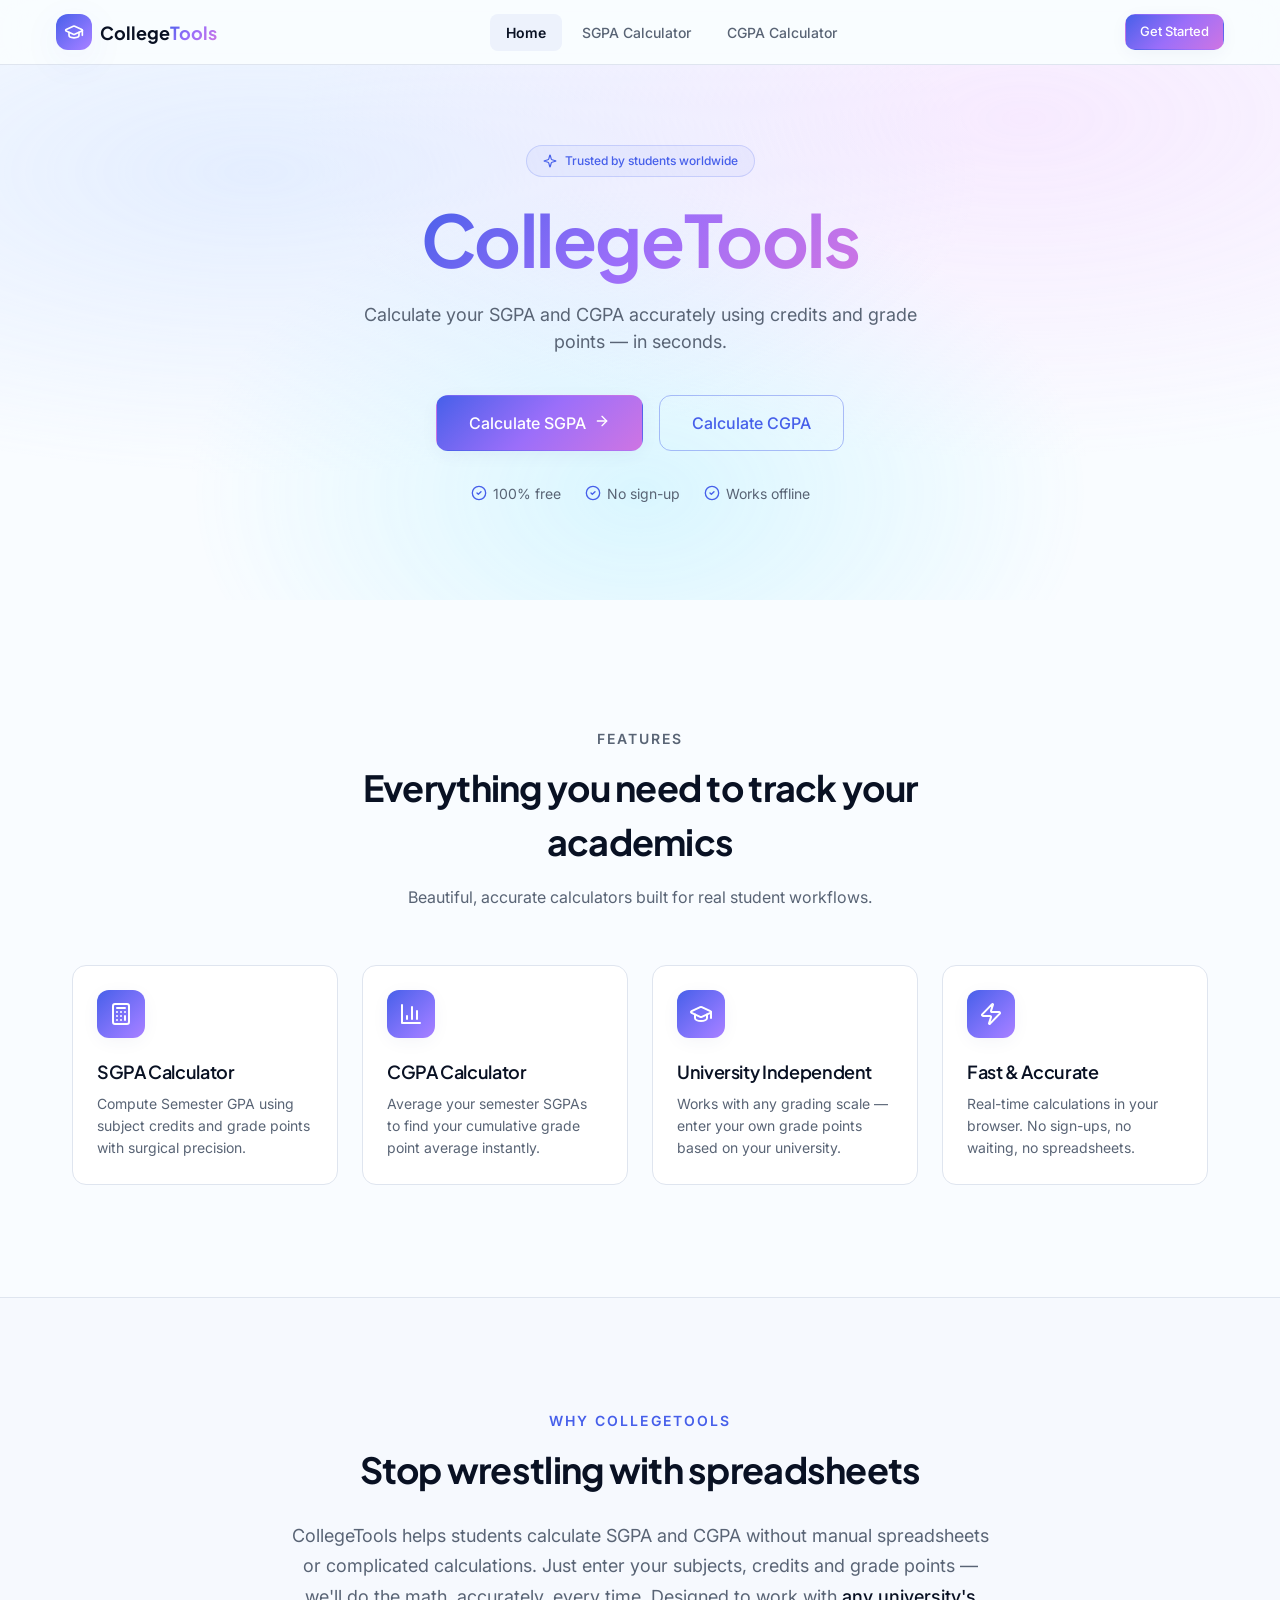
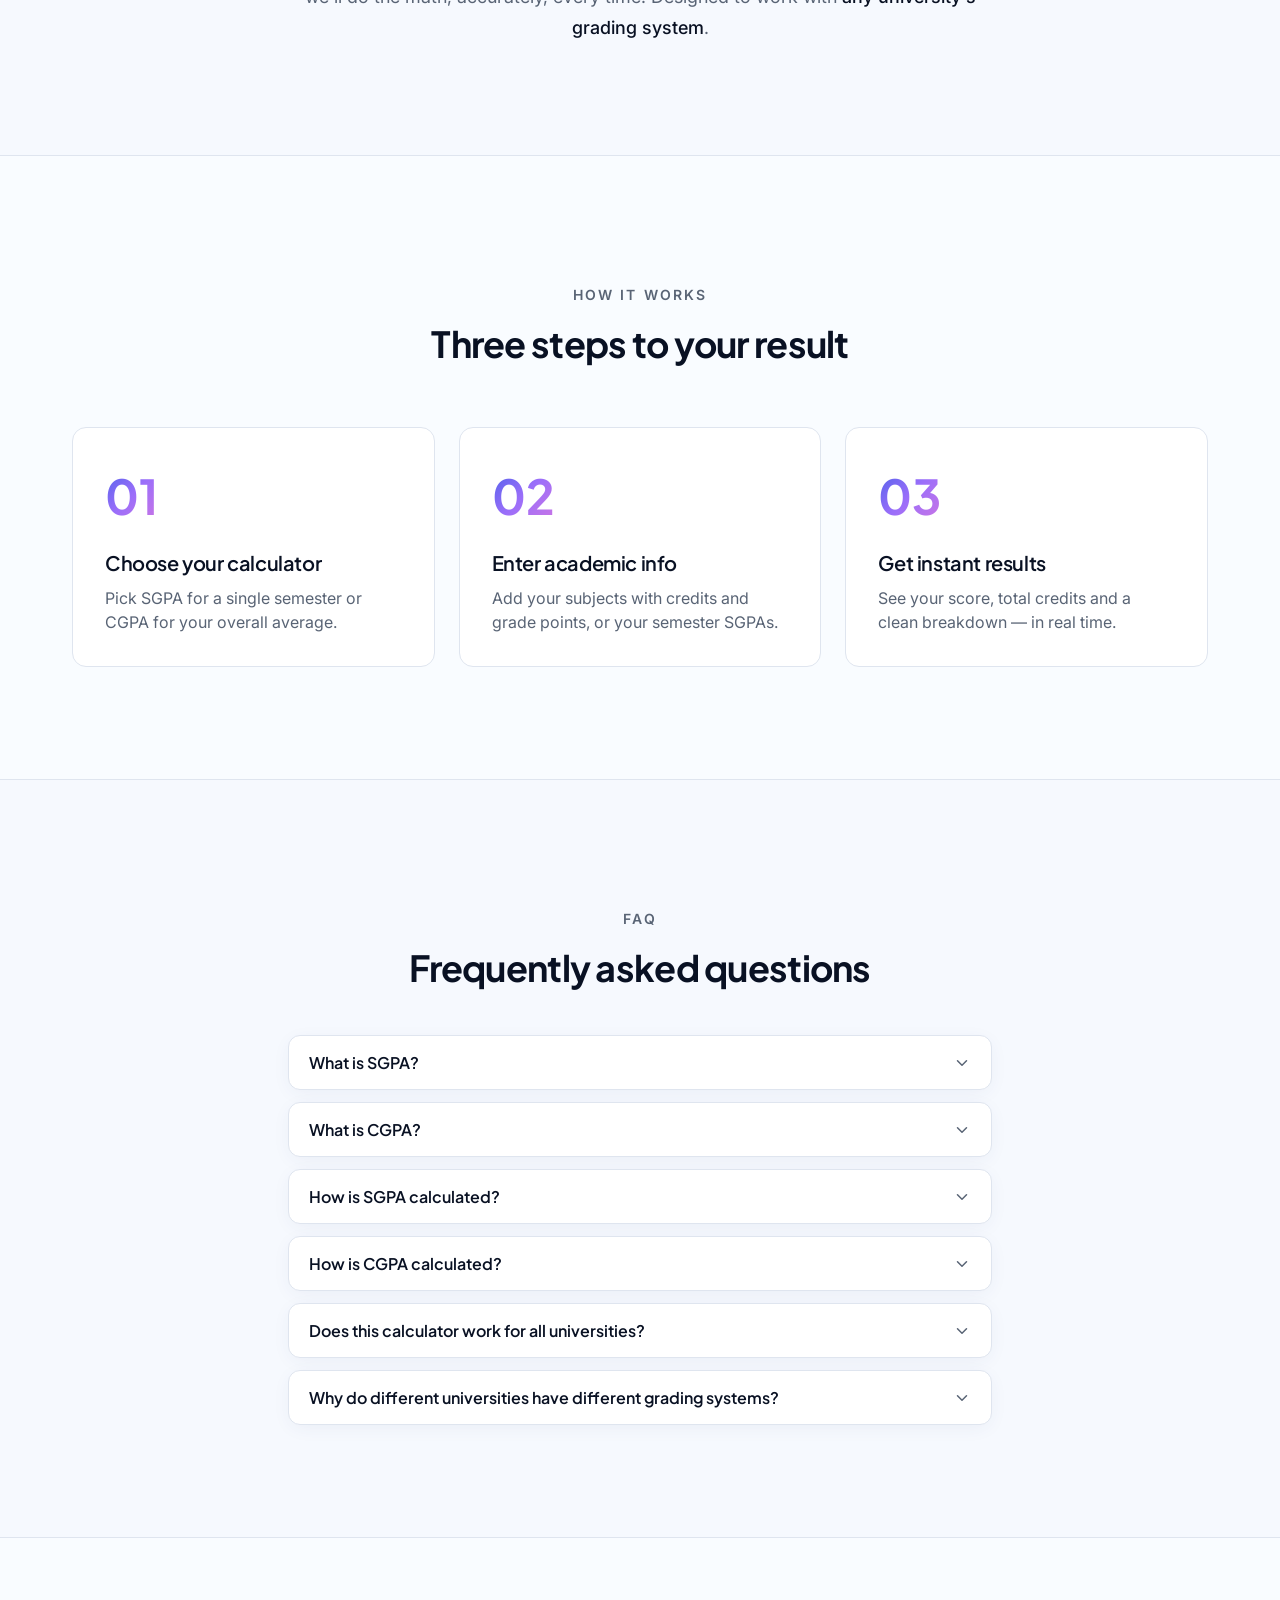
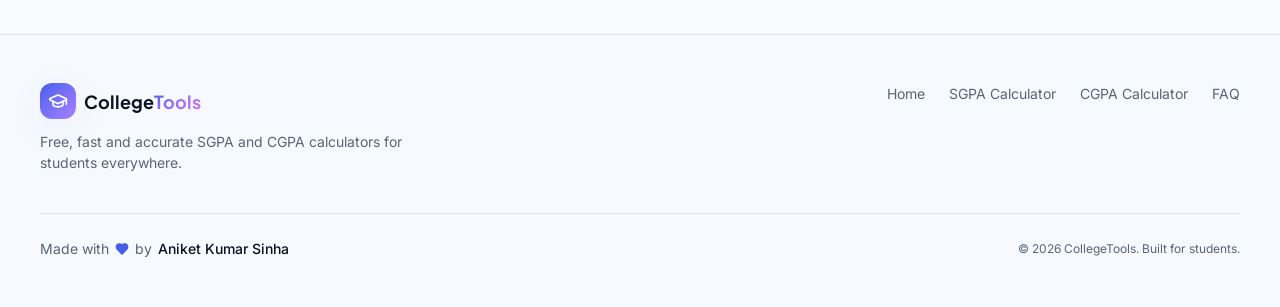
<file: index.html>
<!doctype html>
<html lang="en">

<head>
  <meta charset="utf-8" />
  <meta name="viewport" content="width=device-width,initial-scale=1" />
  <title>CollegeTools — SGPA & CGPA Calculator for Students</title>
  <meta name="description"
    content="Calculate your SGPA and CGPA accurately using credits and grade points in seconds." />
  <meta property="og:title" content="CollegeTools — SGPA & CGPA Calculator" />
  <meta property="og:description" content="Free, fast and accurate calculators for any university grading system." />
  <link rel="preconnect" href="https://fonts.googleapis.com">
  <link rel="preconnect" href="https://fonts.gstatic.com" crossorigin>
  <link
    href="https://fonts.googleapis.com/css2?family=Inter:wght@400;500;600;700&family=Plus+Jakarta+Sans:wght@500;600;700;800&display=swap"
    rel="stylesheet">
  <link rel="stylesheet" href="styles.css" />
</head>

<body>
  <div class="app">
    <div id="site-nav"></div>

    <!-- Hero -->
    <section class="hero">
      <div class="mesh"></div>
      <div class="container hero-inner text-center">
        <span class="pill" id="heroPill"></span>
        <h1 style="margin-top:1.5rem;"><span class="text-gradient">CollegeTools</span></h1>
        <p class="lead">Calculate your SGPA and CGPA accurately using credits and grade points — in seconds.</p>
        <div class="cta-row">
          <a href="sgpa-calculator.html" class="btn btn-hero btn-xl">Calculate SGPA <span id="ctaArrow"></span></a>
          <a href="cgpa-calculator.html" class="btn btn-outline-hero btn-xl">Calculate CGPA</a>
        </div>
        <div class="check-row" id="checkRow"></div>
      </div>
    </section>

    <!-- Features -->
    <section class="section">
      <div class="container">
        <div class="section-head">
          <p class="eyebrow">Features</p>
          <h2>Everything you need to track your academics</h2>
          <p>Beautiful, accurate calculators built for real student workflows.</p>
        </div>
        <div class="feature-grid" id="featureGrid"></div>
      </div>
    </section>

    <!-- Why -->
    <section class="section section-secondary">
      <div class="container container-sm text-center">
        <p class="eyebrow">Why CollegeTools</p>
        <h2 style="margin-top:0.75rem; font-size: clamp(1.75rem, 4vw, 2.25rem);">Stop wrestling with spreadsheets</h2>
        <p style="margin-top:1.5rem; font-size: 1.125rem; color: var(--muted-foreground); line-height: 1.7;">
          CollegeTools helps students calculate SGPA and CGPA without manual spreadsheets or complicated calculations.
          Just enter your subjects, credits and grade points — we'll do the math, accurately, every time.
          Designed to work with <span style="color: var(--foreground); font-weight: 500;">any university's grading
            system</span>.
        </p>
      </div>
    </section>

    <!-- How it works -->
    <section class="section">
      <div class="container">
        <div class="section-head">
          <p class="eyebrow">How it works</p>
          <h2>Three steps to your result</h2>
        </div>
        <div class="steps-grid" id="stepsGrid"></div>
      </div>
    </section>

    <!-- FAQ -->
    <section id="faq" class="section section-secondary" style="scroll-margin-top: 5rem;">
      <div class="container" style="max-width: 768px;">
        <div class="section-head">
          <p class="eyebrow">FAQ</p>
          <h2>Frequently asked questions</h2>
        </div>
        <div class="accordion" id="faqList"></div>
      </div>
    </section>

    <div class="flex-1"></div>
    <div id="site-footer"></div>
  </div>

  <script src="partials.js"></script>
  <script>
    mountLayout('index.html');

    document.getElementById('heroPill').innerHTML =
      `<span style="width:14px;height:14px;display:inline-flex;">${ICONS.sparkles}</span> Trusted by students worldwide`;
    document.getElementById('ctaArrow').innerHTML =
      `<span style="width:16px;height:16px;display:inline-flex;">${ICONS.arrowRight}</span>`;

    document.getElementById('checkRow').innerHTML = ['100% free', 'No sign-up', 'Works offline']
      .map(t => `<span><span style="width:16px;height:16px;display:inline-flex;">${ICONS.check}</span> ${t}</span>`).join('');

    const features = [
      { icon: 'calculator', title: 'SGPA Calculator', desc: 'Compute Semester GPA using subject credits and grade points with surgical precision.' },
      { icon: 'barChart3', title: 'CGPA Calculator', desc: 'Average your semester SGPAs to find your cumulative grade point average instantly.' },
      { icon: 'graduationCap', title: 'University Independent', desc: 'Works with any grading scale — enter your own grade points based on your university.' },
      { icon: 'zap', title: 'Fast & Accurate', desc: 'Real-time calculations in your browser. No sign-ups, no waiting, no spreadsheets.' },
    ];
    document.getElementById('featureGrid').innerHTML = features.map(f => `
      <div class="card feature-card">
        <div class="feature-icon"><span style="width:24px;height:24px;display:inline-flex;">${ICONS[f.icon]}</span></div>
        <h3>${f.title}</h3>
        <p>${f.desc}</p>
      </div>
    `).join('');

    const steps = [
      { n: '01', t: 'Choose your calculator', d: 'Pick SGPA for a single semester or CGPA for your overall average.' },
      { n: '02', t: 'Enter academic info', d: 'Add your subjects with credits and grade points, or your semester SGPAs.' },
      { n: '03', t: 'Get instant results', d: 'See your score, total credits and a clean breakdown — in real time.' },
    ];
    document.getElementById('stepsGrid').innerHTML = steps.map((s, i) => `
      <div style="position:relative;">
        <div class="card step-card">
          <span class="step-num text-gradient">${s.n}</span>
          <h3>${s.t}</h3>
          <p>${s.d}</p>
        </div>
      </div>
    `).join('');

    const faqs = [
      { q: 'What is SGPA?', a: 'SGPA (Semester Grade Point Average) measures your academic performance in a single semester. It is calculated using the credits and grade points of all subjects you took that semester.' },
      { q: 'What is CGPA?', a: 'CGPA (Cumulative Grade Point Average) is the overall average of your SGPAs across all completed semesters. It represents your total academic performance throughout your course.' },
      { q: 'How is SGPA calculated?', a: "SGPA = (Sum of Credit × Grade Point for each subject) ÷ (Sum of all Subject Credits). Each subject's credit point is its credit multiplied by its grade point." },
      { q: 'How is CGPA calculated?', a: 'On this site, CGPA is computed as the simple average of all your semester SGPAs: (SGPA1 + SGPA2 + ... + SGPAn) ÷ n.' },
      { q: 'Does this calculator work for all universities?', a: "Yes. We don't lock you to one grading scale — you enter your grade points directly, so it works with any institution's grading policy." },
      { q: 'Why do different universities have different grading systems?', a: "Universities set their own academic policies, mark-to-grade mappings and credit weights. That's why two students with the same marks can end up with different grade points at different institutions." },
    ];
    document.getElementById('faqList').innerHTML = faqs.map((f, i) => `
      <div class="acc-item" data-i="${i}">
        <button class="acc-trigger" type="button">
          <span>${f.q}</span>
          <span style="width:18px;height:18px;display:inline-flex;">${ICONS.chevron}</span>
        </button>
        <div class="acc-panel">${f.a}</div>
      </div>
    `).join('');
    document.querySelectorAll('.acc-item').forEach(item => {
      item.querySelector('.acc-trigger').addEventListener('click', () => {
        const wasOpen = item.classList.contains('open');
        document.querySelectorAll('.acc-item').forEach(x => x.classList.remove('open'));
        if (!wasOpen) item.classList.add('open');
      });
    });
  </script>
</body>

</html>
</file>
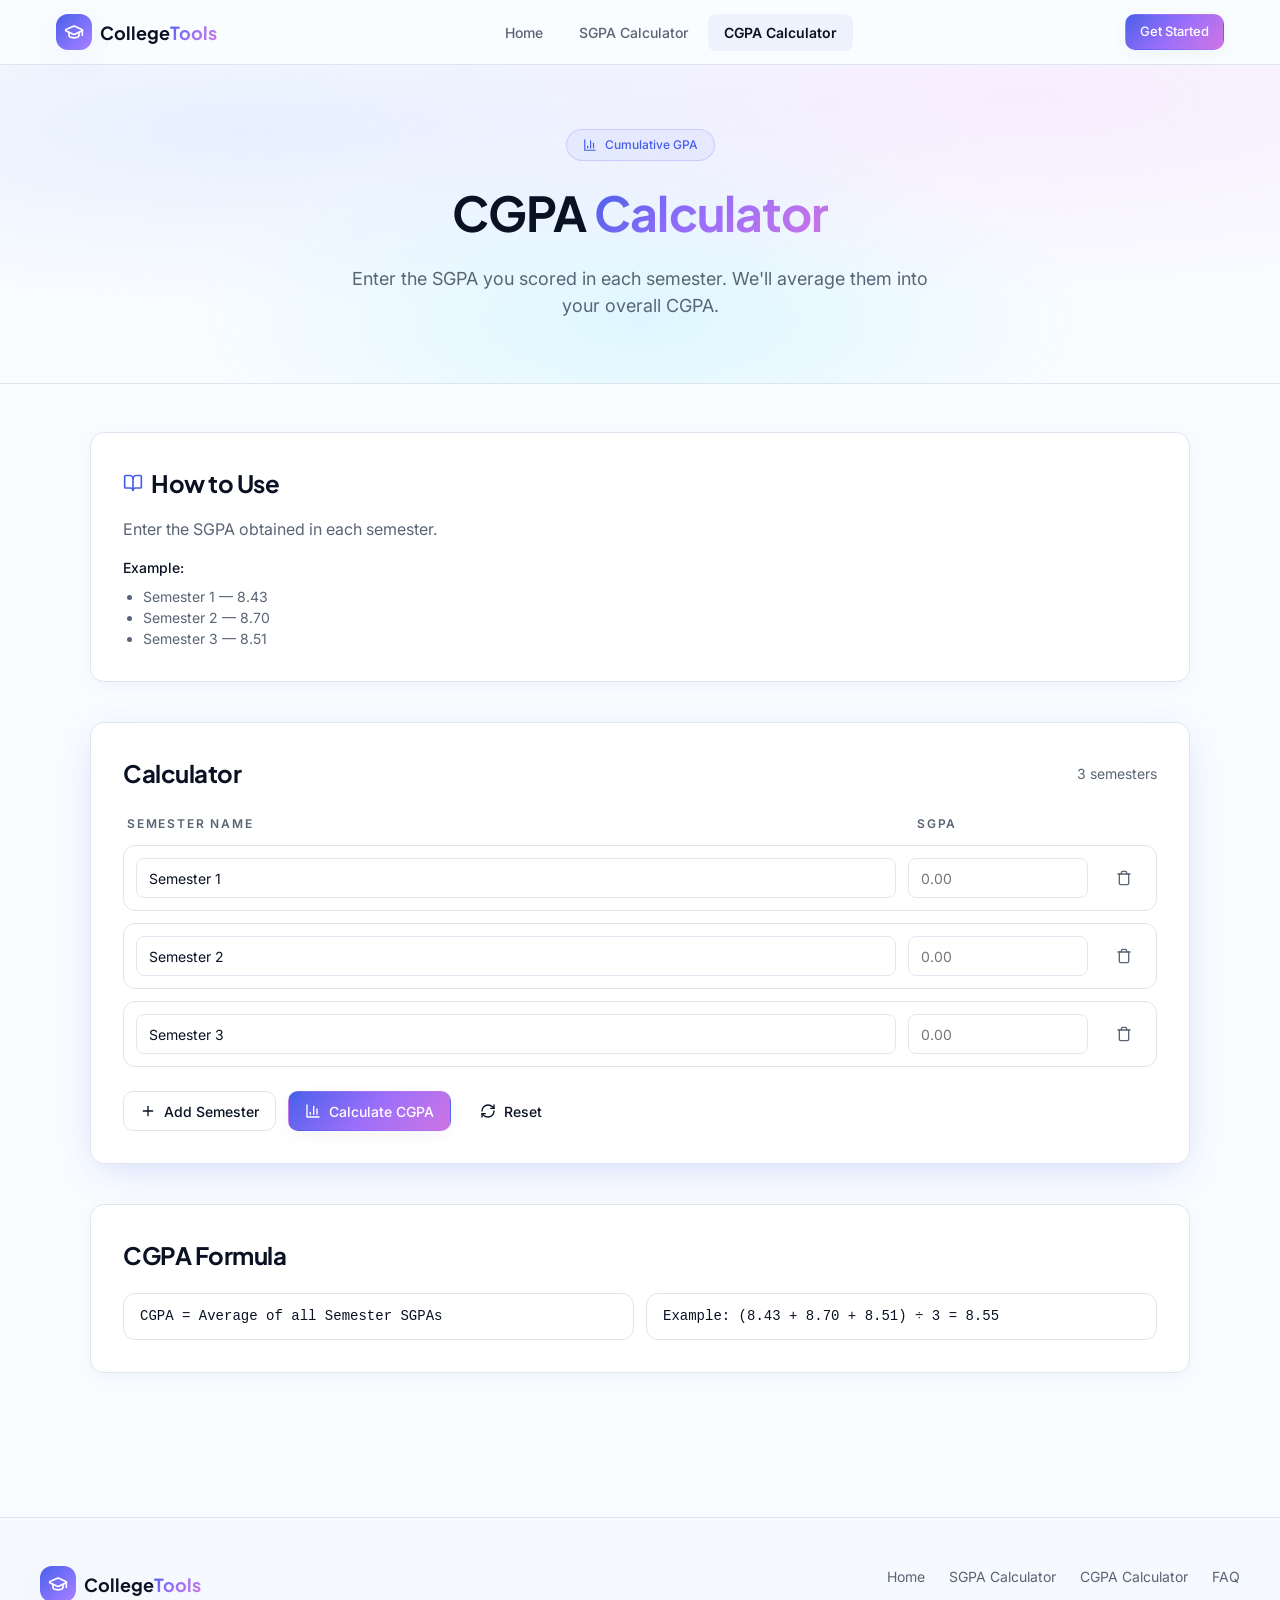
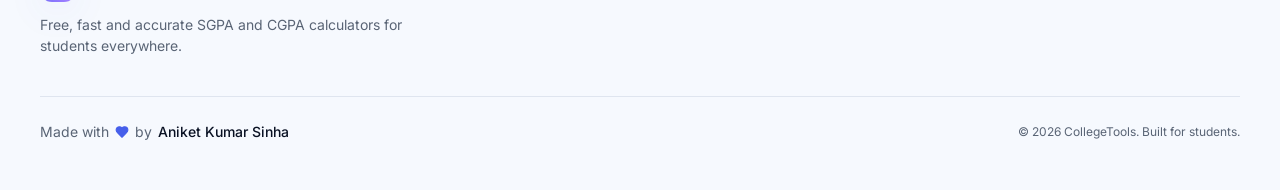
<file: cgpa-calculator.html>
<!doctype html>
<html lang="en">

<head>
  <meta charset="utf-8" />
  <meta name="viewport" content="width=device-width,initial-scale=1" />
  <title>CGPA Calculator — CollegeTools</title>
  <meta name="description"
    content="Calculate your Cumulative Grade Point Average (CGPA) from your semester SGPAs in seconds." />
  <link rel="preconnect" href="https://fonts.googleapis.com">
  <link rel="preconnect" href="https://fonts.gstatic.com" crossorigin>
  <link
    href="https://fonts.googleapis.com/css2?family=Inter:wght@400;500;600;700&family=Plus+Jakarta+Sans:wght@500;600;700;800&display=swap"
    rel="stylesheet">
  <link rel="stylesheet" href="styles.css" />
</head>

<body>
  <div class="app">
    <div id="site-nav"></div>

    <section class="subhero">
      <div class="mesh"></div>
      <div class="container subhero-inner">
        <span class="pill" id="pagePill"></span>
        <h1 style="margin-top: 1rem;">CGPA <span class="text-gradient">Calculator</span></h1>
        <p>Enter the SGPA you scored in each semester. We'll average them into your overall CGPA.</p>
      </div>
    </section>

    <main class="container container-lg main space-y">
      <!-- How to use -->
      <div class="card how shadow-soft">
        <h2><span id="howIcon"></span> How to Use</h2>
        <p class="mt-4 muted">Enter the SGPA obtained in each semester.</p>
        <p class="mt-4 text-sm font-medium">Example:</p>
        <ul class="mt-2 text-sm muted">
          <li>Semester 1 — 8.43</li>
          <li>Semester 2 — 8.70</li>
          <li>Semester 3 — 8.51</li>
        </ul>
      </div>

      <!-- Calculator -->
      <div class="card shadow-elegant">
        <div class="calc-head">
          <h2>Calculator</h2>
          <p class="calc-meta" id="calcMeta">3 semesters</p>
        </div>
        <div class="row-header cgpa-cols">
          <span>Semester Name</span>
          <span>SGPA</span>
          <span></span>
        </div>
        <div class="rows-wrap" id="rows"></div>
        <div class="calc-actions">
          <button class="btn btn-outline" id="addBtn"></button>
          <button class="btn btn-hero" id="calcBtn"></button>
          <button class="btn btn-ghost" id="resetBtn"></button>
        </div>
      </div>

      <!-- Formula -->
      <div class="card formula bg-gradient-card shadow-soft">
        <h2>CGPA Formula</h2>
        <div class="grid">
          <div class="item">CGPA = Average of all Semester SGPAs</div>
          <div class="item">Example: (8.43 + 8.70 + 8.51) ÷ 3 = 8.55</div>
        </div>
      </div>

      <!-- Result -->
      <div class="card result-card shadow-elegant" id="resultCard" style="display:none;">
        <div class="mesh"></div>
        <div class="result-grid cgpa">
          <div class="score" id="scoreWrap"></div>
          <div>
            <p class="eyebrow-sm">Your Result</p>
            <h3>CGPA = <span class="text-gradient" id="cgpaVal">0.00</span> / 10</h3>
            <p class="muted mt-2" id="basedOn">Based on 0 semesters.</p>
            <div class="stats" id="stats"></div>
          </div>
        </div>
      </div>
    </main>

    <div id="site-footer"></div>
  </div>

  <script src="partials.js"></script>
  <script>
    mountLayout('cgpa-calculator.html');

    document.getElementById('pagePill').innerHTML =
      `<span style="width:14px;height:14px;display:inline-flex;">${ICONS.barChart3}</span> Cumulative GPA`;
    document.getElementById('howIcon').innerHTML = `<span style="width:20px;height:20px;display:inline-flex;color:var(--primary);">${ICONS.bookOpen}</span>`;
    document.getElementById('addBtn').innerHTML = `<span style="width:16px;height:16px;display:inline-flex;">${ICONS.plus}</span> Add Semester`;
    document.getElementById('calcBtn').innerHTML = `<span style="width:16px;height:16px;display:inline-flex;">${ICONS.barChart3}</span> Calculate CGPA`;
    document.getElementById('resetBtn').innerHTML = `<span style="width:16px;height:16px;display:inline-flex;">${ICONS.refresh}</span> Reset`;

    let sems = [newSem(1), newSem(2), newSem(3)];
    let showResult = false;
    function newSem(i) { return { id: uid(), name: `Semester ${i}`, sgpa: '' }; }
    function escapeAttr(s) { return String(s).replace(/"/g, '&quot;'); }

    function render() {
      const wrap = document.getElementById('rows');
      wrap.innerHTML = sems.map(s => `
        <div class="row cgpa-cols" data-id="${s.id}">
          <div><label class="label field-label">Semester Name</label>
            <input class="input" data-k="name" value="${escapeAttr(s.name)}" placeholder="Semester"/></div>
          <div><label class="label field-label">SGPA (0–10)</label>
            <input class="input" data-k="sgpa" type="number" inputmode="decimal" min="0" max="10" step="0.01" value="${escapeAttr(s.sgpa)}" placeholder="0.00"/></div>
          <button class="btn btn-ghost btn-icon remove-btn" aria-label="Remove" ${sems.length <= 1 ? 'disabled' : ''}>
            <span style="width:16px;height:16px;display:inline-flex;">${ICONS.trash}</span>
          </button>
        </div>
      `).join('');
      document.getElementById('calcMeta').textContent = `${sems.length} semester${sems.length !== 1 ? 's' : ''}`;
      wrap.querySelectorAll('.row').forEach(row => {
        const id = row.dataset.id;
        row.querySelectorAll('input').forEach(inp => {
          inp.addEventListener('input', e => {
            const s = sems.find(x => x.id === id);
            s[inp.dataset.k] = e.target.value;
            if (showResult) compute();
          });
        });
        row.querySelector('.remove-btn').addEventListener('click', () => {
          if (sems.length <= 1) return;
          sems = sems.filter(x => x.id !== id);
          render();
          if (showResult) compute();
        });
      });
    }

    function compute() {
      let total = 0, count = 0;
      for (const s of sems) {
        const v = parseFloat(s.sgpa);
        if (!isNaN(v) && v >= 0 && v <= 10) { total += v; count++; }
      }
      const cgpa = count > 0 ? total / count : 0;
      showResult = true;
      document.getElementById('resultCard').style.display = 'block';
      if (!document.getElementById('scoreCirc')) {
        document.getElementById('scoreWrap').innerHTML = circularScoreHTML('scoreCirc');
      }
      setCircularScore('scoreCirc', cgpa, 'CGPA');
      document.getElementById('cgpaVal').textContent = cgpa.toFixed(2);
      document.getElementById('basedOn').textContent = `Based on ${count} semester${count !== 1 ? 's' : ''}.`;
      document.getElementById('stats').innerHTML = [
        ['Semesters', count],
        ['Average CGPA', cgpa.toFixed(2)],
      ].map(([l, v]) => `<div class="stat"><p class="l">${l}</p><p class="v">${v}</p></div>`).join('');
    }

    document.getElementById('addBtn').addEventListener('click', () => { sems.push(newSem(sems.length + 1)); render(); });
    document.getElementById('calcBtn').addEventListener('click', compute);
    document.getElementById('resetBtn').addEventListener('click', () => {
      sems = [newSem(1), newSem(2), newSem(3)];
      showResult = false;
      document.getElementById('resultCard').style.display = 'none';
      render();
    });

    render();
  </script>
</body>

</html>
</file>
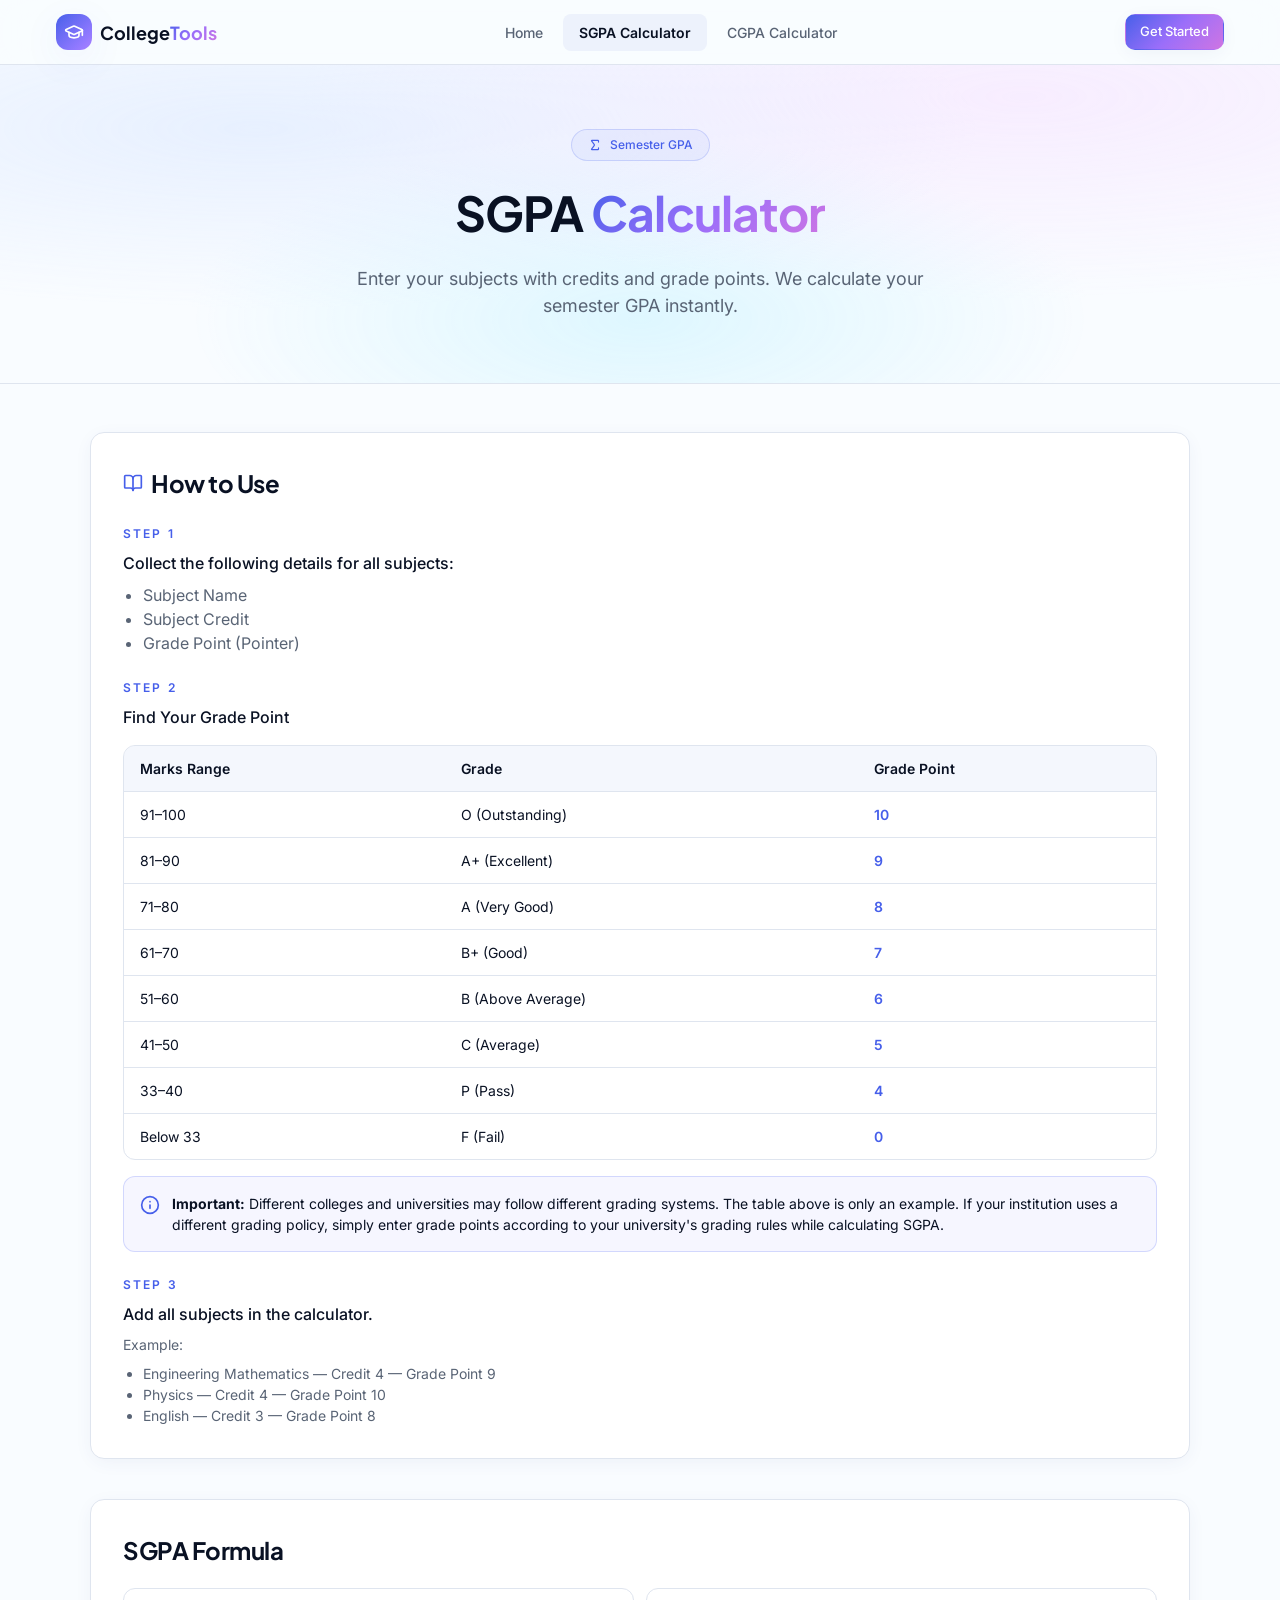
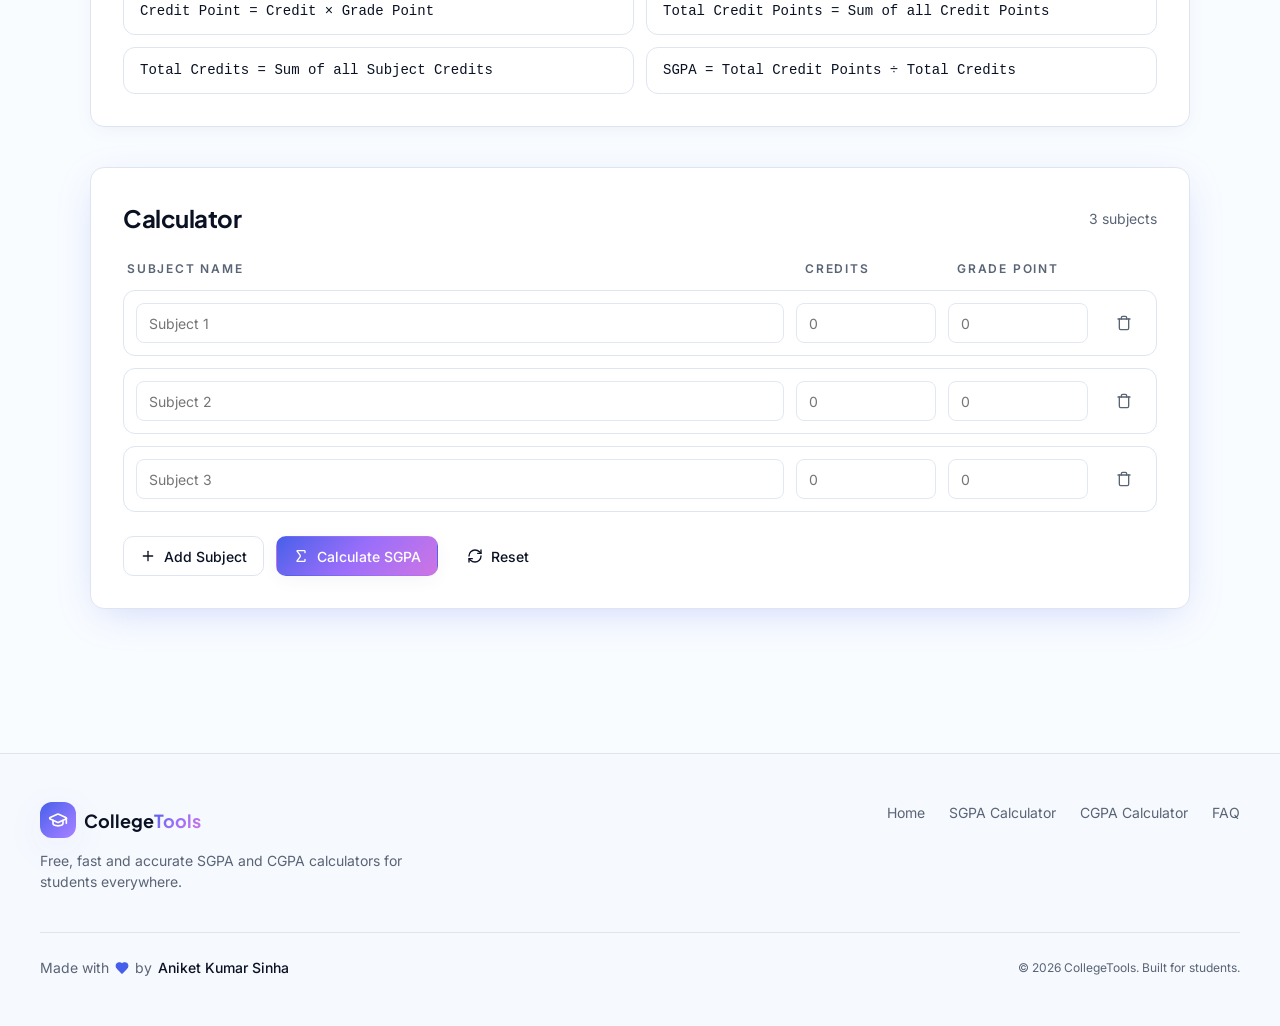
<file: sgpa-calculator.html>
<!doctype html>
<html lang="en">

<head>
  <meta charset="utf-8" />
  <meta name="viewport" content="width=device-width,initial-scale=1" />
  <title>SGPA Calculator — CollegeTools</title>
  <meta name="description"
    content="Calculate your Semester Grade Point Average (SGPA) using credits and grade points. Works with any university." />
  <link rel="preconnect" href="https://fonts.googleapis.com">
  <link rel="preconnect" href="https://fonts.gstatic.com" crossorigin>
  <link
    href="https://fonts.googleapis.com/css2?family=Inter:wght@400;500;600;700&family=Plus+Jakarta+Sans:wght@500;600;700;800&display=swap"
    rel="stylesheet">
  <link rel="stylesheet" href="styles.css" />
</head>

<body>
  <div class="app">
    <div id="site-nav"></div>

    <section class="subhero">
      <div class="mesh"></div>
      <div class="container subhero-inner">
        <span class="pill" id="pagePill"></span>
        <h1 style="margin-top: 1rem;">SGPA <span class="text-gradient">Calculator</span></h1>
        <p>Enter your subjects with credits and grade points. We calculate your semester GPA instantly.</p>
      </div>
    </section>

    <main class="container container-lg main space-y">
      <!-- How to use -->
      <div class="card how shadow-soft">
        <h2><span id="howIcon"></span> How to Use</h2>
        <div class="steps">
          <div>
            <p class="eyebrow-sm">Step 1</p>
            <p class="mt-2 font-medium">Collect the following details for all subjects:</p>
            <ul class="mt-2">
              <li>Subject Name</li>
              <li>Subject Credit</li>
              <li>Grade Point (Pointer)</li>
            </ul>
          </div>
          <div>
            <p class="eyebrow-sm">Step 2</p>
            <p class="mt-2 font-medium">Find Your Grade Point</p>
            <div class="table-wrap">
              <table>
                <thead>
                  <tr>
                    <th>Marks Range</th>
                    <th>Grade</th>
                    <th>Grade Point</th>
                  </tr>
                </thead>
                <tbody id="gradeTable"></tbody>
              </table>
            </div>
            <div class="info">
              <span id="infoIcon"></span>
              <p><strong>Important:</strong> Different colleges and universities may follow different grading systems.
                The table above is only an example. If your institution uses a different grading policy, simply enter
                grade points according to your university's grading rules while calculating SGPA.</p>
            </div>
          </div>
          <div>
            <p class="eyebrow-sm">Step 3</p>
            <p class="mt-2 font-medium">Add all subjects in the calculator.</p>
            <p class="mt-2 text-sm muted">Example:</p>
            <ul class="mt-2 text-sm muted">
              <li>Engineering Mathematics — Credit 4 — Grade Point 9</li>
              <li>Physics — Credit 4 — Grade Point 10</li>
              <li>English — Credit 3 — Grade Point 8</li>
            </ul>
          </div>
        </div>
      </div>

      <!-- Formula -->
      <div class="card formula bg-gradient-card shadow-soft">
        <h2>SGPA Formula</h2>
        <div class="grid">
          <div class="item">Credit Point = Credit × Grade Point</div>
          <div class="item">Total Credit Points = Sum of all Credit Points</div>
          <div class="item">Total Credits = Sum of all Subject Credits</div>
          <div class="item">SGPA = Total Credit Points ÷ Total Credits</div>
        </div>
      </div>

      <!-- Calculator -->
      <div class="card shadow-elegant">
        <div class="calc-head">
          <h2>Calculator</h2>
          <p class="calc-meta" id="calcMeta">3 subjects</p>
        </div>
        <div class="row-header sgpa-cols">
          <span>Subject Name</span>
          <span>Credits</span>
          <span>Grade Point</span>
          <span></span>
        </div>
        <div class="rows-wrap" id="rows"></div>
        <div class="calc-actions">
          <button class="btn btn-outline" id="addBtn"></button>
          <button class="btn btn-hero" id="calcBtn"></button>
          <button class="btn btn-ghost" id="resetBtn"></button>
        </div>
      </div>

      <!-- Result -->
      <div class="card result-card shadow-elegant" id="resultCard" style="display:none;">
        <div class="mesh"></div>
        <div class="result-grid">
          <div class="score" id="scoreWrap"></div>
          <div>
            <p class="eyebrow-sm">Your Result</p>
            <h3>SGPA = <span class="text-gradient" id="sgpaVal">0.00</span> / 10</h3>
            <p class="muted mt-2" id="basedOn">Based on 0 valid subjects.</p>
            <div class="stats" id="stats"></div>
          </div>
        </div>
      </div>
    </main>

    <div id="site-footer"></div>
  </div>

  <script src="partials.js"></script>
  <script>
    mountLayout('sgpa-calculator.html');

    document.getElementById('pagePill').innerHTML =
      `<span style="width:14px;height:14px;display:inline-flex;">${ICONS.sigma}</span> Semester GPA`;
    document.getElementById('howIcon').innerHTML = `<span style="width:20px;height:20px;display:inline-flex;color:var(--primary);">${ICONS.bookOpen}</span>`;
    document.getElementById('infoIcon').innerHTML = `<span style="width:20px;height:20px;display:inline-flex;">${ICONS.info}</span>`;
    document.getElementById('addBtn').innerHTML = `<span style="width:16px;height:16px;display:inline-flex;">${ICONS.plus}</span> Add Subject`;
    document.getElementById('calcBtn').innerHTML = `<span style="width:16px;height:16px;display:inline-flex;">${ICONS.sigma}</span> Calculate SGPA`;
    document.getElementById('resetBtn').innerHTML = `<span style="width:16px;height:16px;display:inline-flex;">${ICONS.refresh}</span> Reset`;

    const grading = [
      ['91–100', 'O (Outstanding)', 10], ['81–90', 'A+ (Excellent)', 9], ['71–80', 'A (Very Good)', 8],
      ['61–70', 'B+ (Good)', 7], ['51–60', 'B (Above Average)', 6], ['41–50', 'C (Average)', 5],
      ['33–40', 'P (Pass)', 4], ['Below 33', 'F (Fail)', 0],
    ];
    document.getElementById('gradeTable').innerHTML = grading.map(g =>
      `<tr><td>${g[0]}</td><td>${g[1]}</td><td class="point">${g[2]}</td></tr>`).join('');

    let subjects = [newSubject(), newSubject(), newSubject()];
    let showResult = false;

    function newSubject() { return { id: uid(), name: '', credits: '', grade: '' }; }

    function render() {
      const wrap = document.getElementById('rows');
      wrap.innerHTML = subjects.map((s, i) => `
        <div class="row sgpa-cols" data-id="${s.id}">
          <div><label class="label field-label">Subject Name</label>
            <input class="input" data-k="name" value="${escapeAttr(s.name)}" placeholder="Subject ${i + 1}"/></div>
          <div><label class="label field-label">Credits</label>
            <input class="input" data-k="credits" type="number" inputmode="decimal" min="0" value="${escapeAttr(s.credits)}" placeholder="0"/></div>
          <div><label class="label field-label">Grade Point (0–10)</label>
            <input class="input" data-k="grade" type="number" inputmode="decimal" min="0" max="10" step="0.01" value="${escapeAttr(s.grade)}" placeholder="0"/></div>
          <button class="btn btn-ghost btn-icon remove-btn" aria-label="Remove" ${subjects.length <= 1 ? 'disabled' : ''}>
            <span style="width:16px;height:16px;display:inline-flex;">${ICONS.trash}</span>
          </button>
        </div>
      `).join('');
      document.getElementById('calcMeta').textContent = `${subjects.length} subject${subjects.length !== 1 ? 's' : ''}`;
      wrap.querySelectorAll('.row').forEach(row => {
        const id = row.dataset.id;
        row.querySelectorAll('input').forEach(inp => {
          inp.addEventListener('input', e => {
            const s = subjects.find(x => x.id === id);
            s[inp.dataset.k] = e.target.value;
            if (showResult) compute();
          });
        });
        row.querySelector('.remove-btn').addEventListener('click', () => {
          if (subjects.length <= 1) return;
          subjects = subjects.filter(x => x.id !== id);
          render();
          if (showResult) compute();
        });
      });
    }

    function escapeAttr(s) { return String(s).replace(/"/g, '&quot;'); }

    function compute() {
      let totalCredits = 0, totalPoints = 0, count = 0;
      for (const s of subjects) {
        const c = parseFloat(s.credits), g = parseFloat(s.grade);
        if (!isNaN(c) && !isNaN(g) && c > 0 && g >= 0 && g <= 10) { totalCredits += c; totalPoints += c * g; count++; }
      }
      const sgpa = totalCredits > 0 ? totalPoints / totalCredits : 0;
      showResult = true;
      const card = document.getElementById('resultCard');
      card.style.display = 'block';
      if (!document.getElementById('scoreCirc')) {
        document.getElementById('scoreWrap').innerHTML = circularScoreHTML('scoreCirc');
      }
      setCircularScore('scoreCirc', sgpa, 'SGPA');
      document.getElementById('sgpaVal').textContent = sgpa.toFixed(2);
      document.getElementById('basedOn').textContent = `Based on ${count} valid subject${count !== 1 ? 's' : ''}.`;
      document.getElementById('stats').innerHTML = [
        ['Total Subjects', count],
        ['Total Credits', totalCredits],
        ['Credit Points', totalPoints.toFixed(2)],
      ].map(([l, v]) => `<div class="stat"><p class="l">${l}</p><p class="v">${v}</p></div>`).join('');
    }

    document.getElementById('addBtn').addEventListener('click', () => { subjects.push(newSubject()); render(); });
    document.getElementById('calcBtn').addEventListener('click', compute);
    document.getElementById('resetBtn').addEventListener('click', () => {
      subjects = [newSubject(), newSubject(), newSubject()];
      showResult = false;
      document.getElementById('resultCard').style.display = 'none';
      render();
    });

    render();
  </script>
</body>

</html>
</file>
<file: styles.css>
/* CollegeTools — vanilla CSS port */
:root {
  --radius: 14px;
  --background: oklch(0.99 0.005 250);
  --foreground: oklch(0.18 0.04 265);
  --card: #ffffff;
  --card-foreground: oklch(0.18 0.04 265);
  --primary: oklch(0.55 0.21 270);
  --primary-foreground: #ffffff;
  --primary-glow: oklch(0.7 0.19 295);
  --secondary: oklch(0.96 0.015 265);
  --secondary-foreground: oklch(0.25 0.05 265);
  --muted: oklch(0.96 0.012 260);
  --muted-foreground: oklch(0.5 0.03 260);
  --accent: oklch(0.94 0.04 285);
  --destructive: oklch(0.62 0.24 27);
  --success: oklch(0.65 0.17 155);
  --border: oklch(0.92 0.015 260);
  --input: oklch(0.93 0.015 260);
  --ring: oklch(0.55 0.21 270);

  --gradient-hero: linear-gradient(
    135deg,
    oklch(0.55 0.21 270) 0%,
    oklch(0.65 0.2 295) 50%,
    oklch(0.7 0.18 320) 100%
  );
  --gradient-card: linear-gradient(
    135deg,
    oklch(0.98 0.01 270) 0%,
    oklch(0.96 0.03 290) 100%
  );
  --gradient-primary: linear-gradient(
    135deg,
    var(--primary),
    var(--primary-glow)
  );
  --gradient-mesh:
    radial-gradient(
      at 20% 20%,
      oklch(0.85 0.12 270 / 0.4) 0px,
      transparent 50%
    ),
    radial-gradient(
      at 80% 10%,
      oklch(0.85 0.12 320 / 0.35) 0px,
      transparent 50%
    ),
    radial-gradient(at 50% 80%, oklch(0.85 0.12 220 / 0.3) 0px, transparent 50%);

  --shadow-elegant: 0 10px 40px -10px oklch(0.55 0.21 270 / 0.25);
  --shadow-soft: 0 4px 20px -4px oklch(0.4 0.1 265 / 0.08);
  --shadow-glow: 0 0 60px oklch(0.7 0.19 295 / 0.35);
}

* {
  box-sizing: border-box;
  margin: 0;
  padding: 0;
  border-color: var(--border);
}
html {
  scroll-behavior: smooth;
}
body {
  background: var(--background);
  color: var(--foreground);
  font-family: "Inter", ui-sans-serif, system-ui, sans-serif;
  -webkit-font-smoothing: antialiased;
  line-height: 1.5;
}
h1,
h2,
h3,
h4 {
  font-family: "Plus Jakarta Sans", ui-sans-serif, system-ui, sans-serif;
  letter-spacing: -0.02em;
  font-weight: 700;
}
a {
  color: inherit;
  text-decoration: none;
}
ul {
  padding-left: 1.25rem;
}

/* Layout helpers */
.container {
  width: 100%;
  max-width: 1200px;
  margin: 0 auto;
  padding: 0 1rem;
}
.container-sm {
  max-width: 768px;
}
.container-md {
  max-width: 960px;
}
.container-lg {
  max-width: 1100px;
}
@media (min-width: 640px) {
  .container {
    padding: 0 1.5rem;
  }
}
@media (min-width: 1024px) {
  .container {
    padding: 0 2rem;
  }
}
.flex {
  display: flex;
}
.grid {
  display: grid;
  gap: 1.5rem;
}
.hidden {
  display: none;
}
.relative {
  position: relative;
}
.text-center {
  text-align: center;
}

/* Utility gradients/shadows */
.bg-gradient-mesh {
  background-image: var(--gradient-mesh);
}
.bg-gradient-primary {
  background-image: var(--gradient-primary);
}
.bg-gradient-hero {
  background-image: var(--gradient-hero);
}
.bg-gradient-card {
  background-image: var(--gradient-card);
}
.shadow-elegant {
  box-shadow: var(--shadow-elegant);
}
.shadow-soft {
  box-shadow: var(--shadow-soft);
}
.shadow-glow {
  box-shadow: var(--shadow-glow);
}
.text-gradient {
  background-image: var(--gradient-hero);
  -webkit-background-clip: text;
  background-clip: text;
  color: transparent;
}

/* Navbar */
.navbar {
  position: sticky;
  top: 0;
  z-index: 50;
  border-bottom: 1px solid var(--border);
  background: color-mix(in oklab, var(--background) 80%, transparent);
  backdrop-filter: blur(20px);
}
.nav-inner {
  display: flex;
  align-items: center;
  justify-content: space-between;
  height: 64px;
  max-width: 1200px;
  margin: 0 auto;
  padding: 0 1rem;
}
.brand {
  display: flex;
  align-items: center;
  gap: 0.5rem;
}
.brand-icon {
  width: 36px;
  height: 36px;
  border-radius: 12px;
  background-image: var(--gradient-primary);
  display: flex;
  align-items: center;
  justify-content: center;
  box-shadow: var(--shadow-elegant);
  color: #fff;
  transition: box-shadow 0.2s;
}
.brand:hover .brand-icon {
  box-shadow: var(--shadow-glow);
}
.brand-name {
  font-family: "Plus Jakarta Sans", sans-serif;
  font-weight: 700;
  font-size: 1.125rem;
}
.nav-links {
  display: none;
  align-items: center;
  gap: 0.25rem;
}
.nav-links a {
  padding: 0.5rem 1rem;
  font-size: 0.875rem;
  font-weight: 500;
  color: var(--muted-foreground);
  border-radius: 8px;
  transition: all 0.15s;
}
.nav-links a:hover {
  color: var(--foreground);
  background: var(--secondary);
}
.nav-links a.active {
  color: var(--foreground);
  background: var(--secondary);
  font-weight: 600;
}
.nav-cta {
  display: none;
}
.nav-burger {
  background: none;
  border: none;
  padding: 0.5rem;
  border-radius: 8px;
  cursor: pointer;
}
.nav-burger:hover {
  background: var(--secondary);
}
.nav-mobile {
  display: none;
  border-top: 1px solid var(--border);
  background: var(--background);
}
.nav-mobile.open {
  display: block;
}
.nav-mobile .links {
  display: flex;
  flex-direction: column;
  padding: 1rem;
  gap: 0.25rem;
}
.nav-mobile a {
  padding: 0.75rem 1rem;
  border-radius: 8px;
  font-size: 0.875rem;
  font-weight: 500;
}
.nav-mobile a:hover {
  background: var(--secondary);
}
.nav-mobile a.active {
  background: var(--secondary);
  font-weight: 600;
}
@media (min-width: 768px) {
  .nav-links,
  .nav-cta {
    display: flex;
  }
  .nav-burger {
    display: none;
  }
  .nav-mobile {
    display: none !important;
  }
}

/* Buttons */
.btn {
  display: inline-flex;
  align-items: center;
  justify-content: center;
  gap: 0.5rem;
  border-radius: 10px;
  font-weight: 500;
  font-size: 0.875rem;
  padding: 0 1rem;
  height: 40px;
  cursor: pointer;
  border: 1px solid transparent;
  transition: all 0.2s;
  white-space: nowrap;
  font-family: inherit;
}
.btn svg {
  width: 16px;
  height: 16px;
}
.btn-hero {
  background-image: var(--gradient-hero);
  color: #fff;
  box-shadow: var(--shadow-soft);
}
.btn-hero:hover {
  box-shadow: var(--shadow-glow);
  transform: translateY(-1px);
}
.btn-outline-hero {
  background: transparent;
  color: var(--primary);
  border: 1.5px solid color-mix(in oklab, var(--primary) 40%, transparent);
}
.btn-outline-hero:hover {
  background: color-mix(in oklab, var(--primary) 6%, transparent);
  border-color: var(--primary);
}
.btn-outline {
  background: var(--card);
  color: var(--foreground);
  border: 1px solid var(--border);
}
.btn-outline:hover {
  background: var(--secondary);
}
.btn-ghost {
  background: transparent;
  color: var(--foreground);
}
.btn-ghost:hover {
  background: var(--secondary);
}
.btn-icon {
  width: 40px;
  height: 40px;
  padding: 0;
  color: var(--muted-foreground);
}
.btn-icon:hover {
  color: var(--destructive);
  background: var(--secondary);
}
.btn-icon:disabled {
  opacity: 0.4;
  cursor: not-allowed;
}
.btn-sm {
  height: 36px;
  padding: 0 0.875rem;
  font-size: 0.8125rem;
}
.btn-xl {
  height: 56px;
  padding: 0 2rem;
  font-size: 1rem;
  border-radius: 12px;
}

/* Card */
.card {
  background: var(--card);
  border: 1px solid var(--border);
  border-radius: var(--radius);
  padding: 1.5rem;
}
@media (min-width: 640px) {
  .card {
    padding: 2rem;
  }
}

/* Inputs */
.input {
  width: 100%;
  height: 40px;
  padding: 0 0.75rem;
  border-radius: 8px;
  border: 1px solid var(--input);
  background: var(--card);
  font-size: 0.875rem;
  font-family: inherit;
  color: var(--foreground);
}
.input:focus {
  outline: 2px solid var(--ring);
  outline-offset: -1px;
  border-color: transparent;
}
.label {
  font-size: 0.875rem;
  font-weight: 500;
  display: block;
  margin-bottom: 0.375rem;
}

/* Badge / pill */
.pill {
  display: inline-flex;
  align-items: center;
  gap: 0.5rem;
  border-radius: 9999px;
  border: 1px solid color-mix(in oklab, var(--primary) 20%, transparent);
  background: color-mix(in oklab, var(--primary) 5%, transparent);
  padding: 0.375rem 1rem;
  font-size: 0.75rem;
  font-weight: 500;
  color: var(--primary);
}
.pill svg {
  width: 14px;
  height: 14px;
}

/* Hero */
.hero {
  position: relative;
  overflow: hidden;
}
.hero .mesh {
  position: absolute;
  inset: 0;
  background-image: var(--gradient-mesh);
  opacity: 0.7;
  pointer-events: none;
}
.hero-inner {
  position: relative;
  padding: 5rem 0 6rem;
}
.hero h1 {
  font-size: clamp(2.5rem, 7vw, 4.5rem);
  line-height: 1.05;
}
.hero p.lead {
  margin-top: 1.5rem;
  font-size: 1.125rem;
  color: var(--muted-foreground);
  max-width: 36rem;
  margin-left: auto;
  margin-right: auto;
}
.hero .cta-row {
  margin-top: 2.5rem;
  display: flex;
  flex-direction: column;
  gap: 1rem;
  align-items: center;
}
.hero .check-row {
  margin-top: 2rem;
  display: flex;
  flex-wrap: wrap;
  justify-content: center;
  gap: 0.5rem 1.5rem;
  font-size: 0.875rem;
  color: var(--muted-foreground);
}
.hero .check-row span {
  display: inline-flex;
  align-items: center;
  gap: 0.375rem;
}
.hero .check-row svg {
  color: var(--primary);
  width: 16px;
  height: 16px;
}
@media (min-width: 640px) {
  .hero .cta-row {
    flex-direction: row;
    justify-content: center;
  }
}

/* Sub-page hero */
.subhero {
  position: relative;
  overflow: hidden;
  border-bottom: 1px solid var(--border);
}
.subhero .mesh {
  position: absolute;
  inset: 0;
  background-image: var(--gradient-mesh);
  opacity: 0.6;
  pointer-events: none;
}
.subhero-inner {
  position: relative;
  padding: 4rem 0;
  text-align: center;
}
.subhero h1 {
  font-size: clamp(2rem, 5vw, 3rem);
}
.subhero p {
  margin-top: 1rem;
  font-size: 1.125rem;
  color: var(--muted-foreground);
  max-width: 36rem;
  margin-left: auto;
  margin-right: auto;
}

/* Section */
section.section {
  padding: 5rem 0;
}
@media (min-width: 640px) {
  section.section {
    padding: 7rem 0;
  }
}
.section-secondary {
  background: color-mix(in oklab, var(--secondary) 30%, transparent);
  border-top: 1px solid var(--border);
  border-bottom: 1px solid var(--border);
}
.section-head {
  text-align: center;
  max-width: 40rem;
  margin: 0 auto;
}
.eyebrow {
  font-size: 0.875rem;
  font-weight: 600;
  text-transform: uppercase;
  letter-spacing: 0.15em;
  color: var(--primary);
}
.section-head h2 {
  margin-top: 0.75rem;
  font-size: clamp(1.75rem, 4vw, 2.25rem);
}
.section-head p {
  margin-top: 1rem;
  color: var(--muted-foreground);
}

/* Feature grid */
.feature-grid {
  margin-top: 3.5rem;
  display: grid;
  gap: 1.5rem;
  grid-template-columns: 1fr;
}
@media (min-width: 640px) {
  .feature-grid {
    grid-template-columns: repeat(2, 1fr);
  }
}
@media (min-width: 1024px) {
  .feature-grid {
    grid-template-columns: repeat(4, 1fr);
  }
}
.feature-card {
  padding: 1.5rem;
  transition: all 0.3s;
}
.feature-card:hover {
  transform: translateY(-4px);
  box-shadow: var(--shadow-elegant);
  border-color: color-mix(in oklab, var(--primary) 40%, var(--border));
}
.feature-icon {
  width: 48px;
  height: 48px;
  border-radius: 12px;
  background-image: var(--gradient-primary);
  display: flex;
  align-items: center;
  justify-content: center;
  color: #fff;
  box-shadow: var(--shadow-soft);
  transition: box-shadow 0.2s;
}
.feature-card:hover .feature-icon {
  box-shadow: var(--shadow-glow);
}
.feature-card h3 {
  margin-top: 1.25rem;
  font-size: 1.125rem;
  font-weight: 600;
}
.feature-card p {
  margin-top: 0.5rem;
  color: var(--muted-foreground);
  font-size: 0.875rem;
  line-height: 1.6;
}

/* Steps */
.steps-grid {
  margin-top: 3.5rem;
  display: grid;
  gap: 1.5rem;
  grid-template-columns: 1fr;
}
@media (min-width: 768px) {
  .steps-grid {
    grid-template-columns: repeat(3, 1fr);
  }
}
.step-card {
  padding: 2rem;
  height: 100%;
  transition: box-shadow 0.2s;
}
.step-card:hover {
  box-shadow: var(--shadow-elegant);
}
.step-num {
  font-family: "Plus Jakarta Sans";
  font-size: 3rem;
  font-weight: 700;
}
.step-card h3 {
  margin-top: 1rem;
  font-size: 1.25rem;
  font-weight: 600;
}
.step-card p {
  margin-top: 0.5rem;
  color: var(--muted-foreground);
}

/* Accordion */
.accordion {
  margin-top: 2.5rem;
  display: flex;
  flex-direction: column;
  gap: 0.75rem;
}
.acc-item {
  border: 1px solid var(--border);
  background: var(--card);
  border-radius: 12px;
  box-shadow: var(--shadow-soft);
}
.acc-trigger {
  width: 100%;
  text-align: left;
  padding: 1rem 1.25rem;
  background: none;
  border: none;
  cursor: pointer;
  font-family: "Plus Jakarta Sans";
  font-weight: 600;
  font-size: 1rem;
  display: flex;
  justify-content: space-between;
  align-items: center;
  gap: 1rem;
  color: inherit;
}
.acc-trigger svg {
  width: 18px;
  height: 18px;
  flex-shrink: 0;
  transition: transform 0.2s;
  color: var(--muted-foreground);
}
.acc-item.open .acc-trigger svg {
  transform: rotate(180deg);
}
.acc-panel {
  display: none;
  padding: 0 1.25rem 1rem;
  color: var(--muted-foreground);
  line-height: 1.65;
}
.acc-item.open .acc-panel {
  display: block;
}

/* Footer */
.footer {
  border-top: 1px solid var(--border);
  background: color-mix(in oklab, var(--secondary) 30%, transparent);
  margin-top: 6rem;
}
.footer-inner {
  padding: 3rem 0;
}
.footer-top {
  display: grid;
  gap: 2rem;
  grid-template-columns: 1fr;
}
@media (min-width: 768px) {
  .footer-top {
    grid-template-columns: 1fr 1fr;
    align-items: start;
  }
}
.footer-tag {
  margin-top: 0.75rem;
  font-size: 0.875rem;
  color: var(--muted-foreground);
  max-width: 24rem;
}
.footer nav {
  display: flex;
  flex-wrap: wrap;
  gap: 0.5rem 1.5rem;
}
@media (min-width: 768px) {
  .footer nav {
    justify-content: flex-end;
  }
}
.footer nav a {
  font-size: 0.875rem;
  color: var(--muted-foreground);
}
.footer nav a:hover {
  color: var(--foreground);
}
.footer-bottom {
  margin-top: 2.5rem;
  padding-top: 1.5rem;
  border-top: 1px solid var(--border);
  display: flex;
  flex-direction: column;
  gap: 0.75rem;
  align-items: center;
  justify-content: space-between;
}
@media (min-width: 640px) {
  .footer-bottom {
    flex-direction: row;
  }
}
.footer-bottom p {
  font-size: 0.875rem;
  color: var(--muted-foreground);
  display: inline-flex;
  align-items: center;
  gap: 0.375rem;
}
.footer-bottom svg {
  width: 14px;
  height: 14px;
  color: var(--primary);
  fill: currentColor;
}
.footer-bottom a {
  font-weight: 500;
  color: var(--foreground);
}
.footer-bottom a:hover {
  color: var(--primary);
  text-decoration: underline;
  text-underline-offset: 4px;
}
.footer-bottom .copy {
  font-size: 0.75rem;
  color: var(--muted-foreground);
}

/* Calculator table layout */
.row-header,
.row {
  display: grid;
  gap: 0.75rem;
}
.row-header {
  display: none;
  padding: 0 0.25rem;
  font-size: 0.75rem;
  font-weight: 600;
  text-transform: uppercase;
  letter-spacing: 0.15em;
  color: var(--muted-foreground);
  margin-top: 1.5rem;
}
.rows-wrap {
  margin-top: 0.75rem;
  display: flex;
  flex-direction: column;
  gap: 0.75rem;
}
.row {
  padding: 0.75rem;
  border-radius: 12px;
  border: 1px solid var(--border);
  background: var(--card);
  transition: border-color 0.15s;
}
.row:hover {
  border-color: color-mix(in oklab, var(--primary) 30%, var(--border));
}
.row .field-label {
  font-size: 0.75rem;
}
.sgpa-cols {
  grid-template-columns: 1fr;
}
.cgpa-cols {
  grid-template-columns: 1fr;
}
@media (min-width: 768px) {
  .sgpa-cols {
    grid-template-columns: 1fr 140px 140px 44px;
    align-items: end;
  }
  .cgpa-cols {
    grid-template-columns: 1fr 180px 44px;
    align-items: end;
  }
  .row-header.sgpa-cols,
  .row-header.cgpa-cols {
    display: grid;
  }
  .row .field-label {
    display: none;
  }
  .row .remove-btn {
    align-self: center;
    justify-self: end;
  }
}

.calc-head {
  display: flex;
  flex-wrap: wrap;
  justify-content: space-between;
  align-items: center;
  gap: 0.75rem;
}
.calc-head h2 {
  font-size: 1.5rem;
}
.calc-meta {
  font-size: 0.875rem;
  color: var(--muted-foreground);
}
.calc-actions {
  margin-top: 1.5rem;
  display: flex;
  flex-wrap: wrap;
  gap: 0.75rem;
}

/* How to use */
.how h2 {
  font-size: 1.5rem;
  display: flex;
  align-items: center;
  gap: 0.5rem;
}
.how h2 svg {
  width: 20px;
  height: 20px;
  color: var(--primary);
}
.how .steps {
  margin-top: 1.5rem;
  display: flex;
  flex-direction: column;
  gap: 1.5rem;
}
.how ul {
  margin-top: 0.5rem;
  color: var(--muted-foreground);
}
.how table {
  width: 100%;
  border-collapse: collapse;
  font-size: 0.875rem;
}
.how .table-wrap {
  margin-top: 1rem;
  overflow-x: auto;
  border: 1px solid var(--border);
  border-radius: 12px;
}
.how thead {
  background: color-mix(in oklab, var(--secondary) 60%, transparent);
}
.how th {
  text-align: left;
  padding: 0.75rem 1rem;
  font-weight: 600;
}
.how td {
  padding: 0.75rem 1rem;
  border-top: 1px solid var(--border);
}
.how td.point {
  font-weight: 600;
  color: var(--primary);
}
.how .info {
  margin-top: 1rem;
  display: flex;
  gap: 0.75rem;
  border-radius: 12px;
  padding: 1rem;
  background: color-mix(in oklab, var(--accent) 40%, transparent);
  border: 1px solid color-mix(in oklab, var(--primary) 20%, transparent);
  font-size: 0.875rem;
}
.how .info svg {
  width: 20px;
  height: 20px;
  color: var(--primary);
  flex-shrink: 0;
  margin-top: 2px;
}

/* Formula */
.formula h2 {
  font-size: 1.5rem;
}
.formula .grid {
  margin-top: 1.25rem;
  gap: 0.75rem;
  grid-template-columns: 1fr;
}
@media (min-width: 640px) {
  .formula .grid {
    grid-template-columns: 1fr 1fr;
  }
}
.formula .item {
  border-radius: 12px;
  background: color-mix(in oklab, var(--card) 80%, transparent);
  border: 1px solid var(--border);
  padding: 0.75rem 1rem;
  font-family: ui-monospace, SFMono-Regular, Menlo, monospace;
  font-size: 0.875rem;
}

/* Result */
.result-card {
  padding: 1.5rem;
  position: relative;
  overflow: hidden;
}
@media (min-width: 640px) {
  .result-card {
    padding: 2.5rem;
  }
}
.result-card .mesh {
  position: absolute;
  inset: 0;
  background-image: var(--gradient-mesh);
  opacity: 0.5;
  pointer-events: none;
}
.result-grid {
  position: relative;
  display: grid;
  gap: 2.5rem;
  grid-template-columns: 1fr;
  align-items: center;
}
@media (min-width: 768px) {
  .result-grid {
    grid-template-columns: auto 1fr;
  }
}
.result-grid .score {
  justify-self: center;
}
.result-grid h3 {
  font-size: 1.875rem;
  margin-top: 0.5rem;
}
.result-grid .stats {
  margin-top: 1.5rem;
  display: grid;
  gap: 0.75rem;
  grid-template-columns: repeat(3, 1fr);
}
.result-grid.cgpa .stats {
  grid-template-columns: repeat(2, 1fr);
}
.stat {
  border-radius: 12px;
  background: var(--card);
  border: 1px solid var(--border);
  padding: 0.75rem;
  text-align: center;
  box-shadow: var(--shadow-soft);
}
.stat .l {
  font-size: 0.75rem;
  color: var(--muted-foreground);
}
.stat .v {
  font-family: "Plus Jakarta Sans";
  font-size: 1.25rem;
  font-weight: 700;
  margin-top: 2px;
}

/* Circular score */
.circ {
  position: relative;
  display: inline-flex;
  align-items: center;
  justify-content: center;
  width: 200px;
  height: 200px;
}
.circ svg {
  transform: rotate(-90deg);
}
.circ .inner {
  position: absolute;
  inset: 0;
  display: flex;
  flex-direction: column;
  align-items: center;
  justify-content: center;
}
.circ .val {
  font-family: "Plus Jakarta Sans";
  font-size: 3rem;
  font-weight: 700;
}
.circ .label {
  margin-top: 0.25rem;
  font-size: 0.75rem;
  text-transform: uppercase;
  letter-spacing: 0.2em;
  color: var(--muted-foreground);
}

/* Misc */
.space-y > * + * {
  margin-top: 2.5rem;
}
.main {
  padding: 3rem 0;
}
.app {
  min-height: 100vh;
  display: flex;
  flex-direction: column;
}
.flex-1 {
  flex: 1;
}
.muted {
  color: var(--muted-foreground);
}
.mt-2 {
  margin-top: 0.5rem;
}
.mt-3 {
  margin-top: 0.75rem;
}
.mt-4 {
  margin-top: 1rem;
}
.mt-5 {
  margin-top: 1.25rem;
}
.mt-6 {
  margin-top: 1.5rem;
}
.text-sm {
  font-size: 0.875rem;
}
.font-medium {
  font-weight: 500;
}
.eyebrow-sm {
  font-size: 0.75rem;
  font-weight: 600;
  text-transform: uppercase;
  letter-spacing: 0.18em;
  color: var(--primary);
}
</file>
